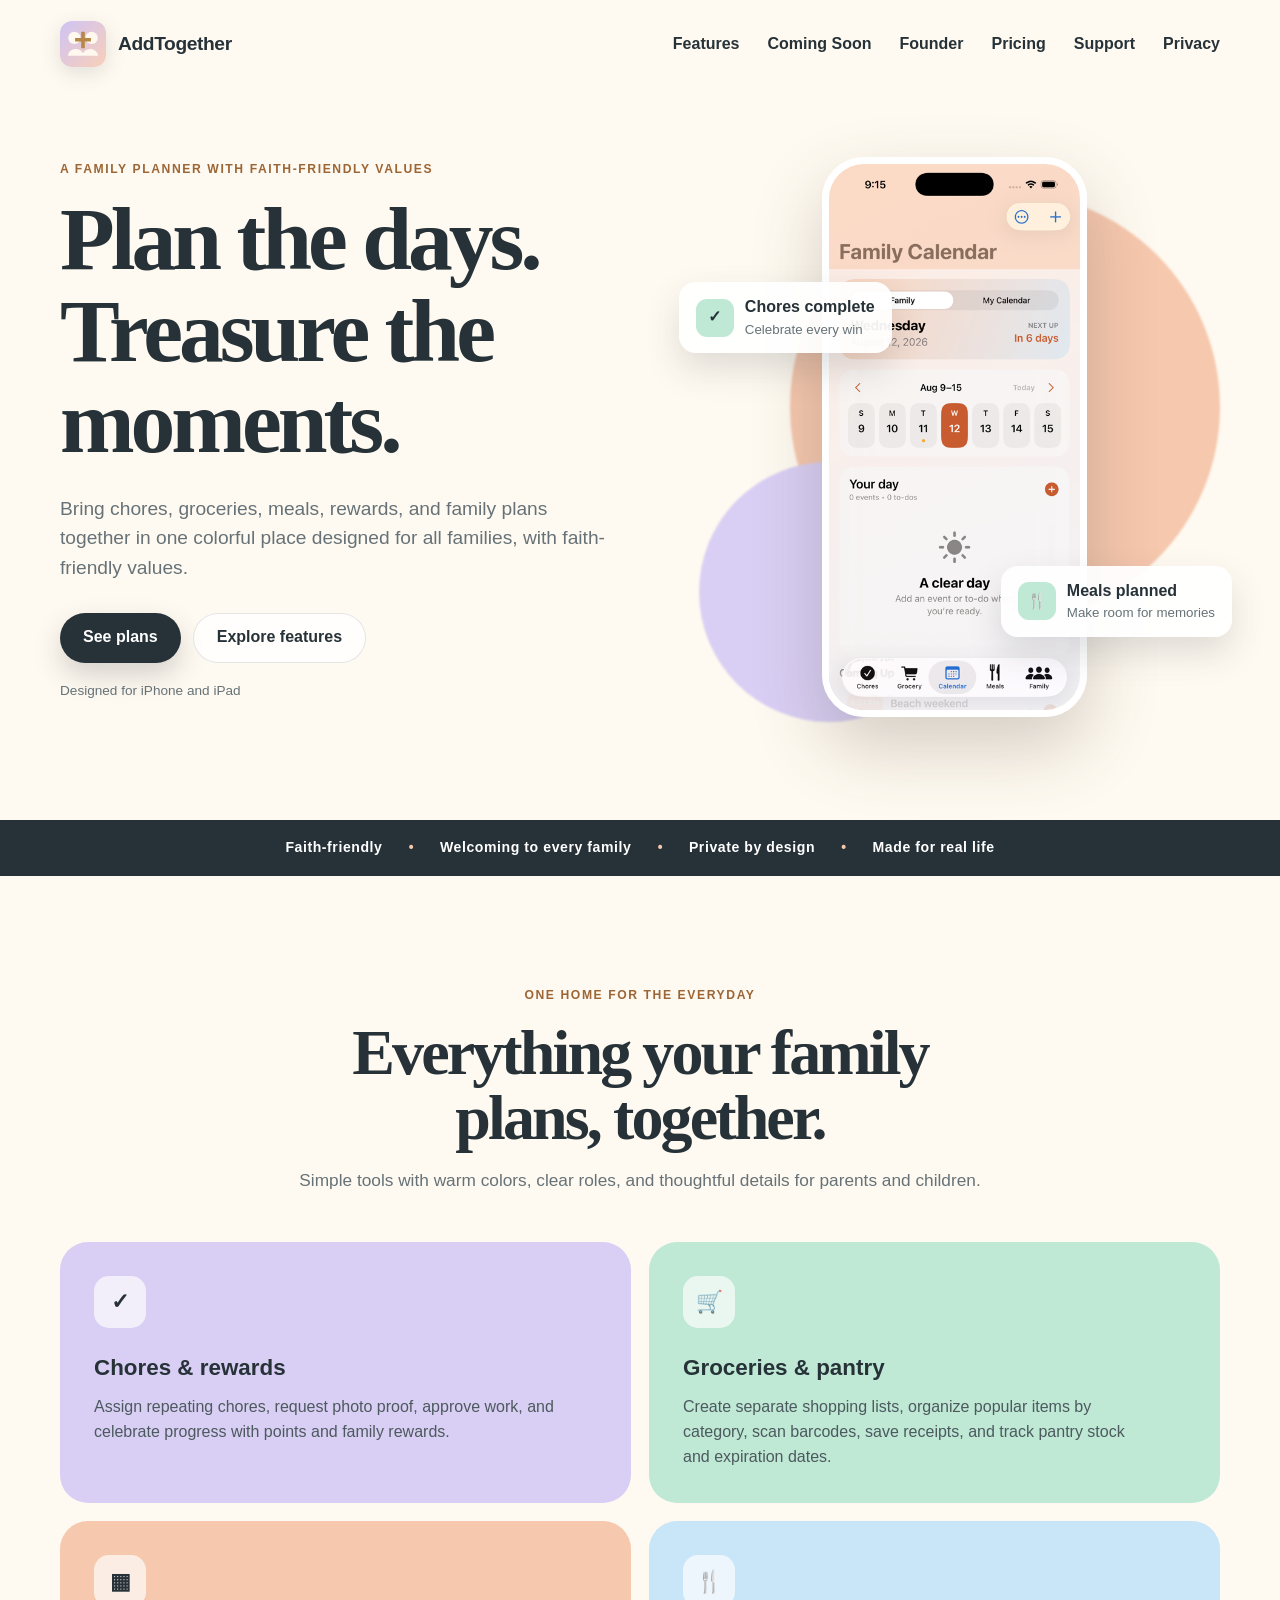
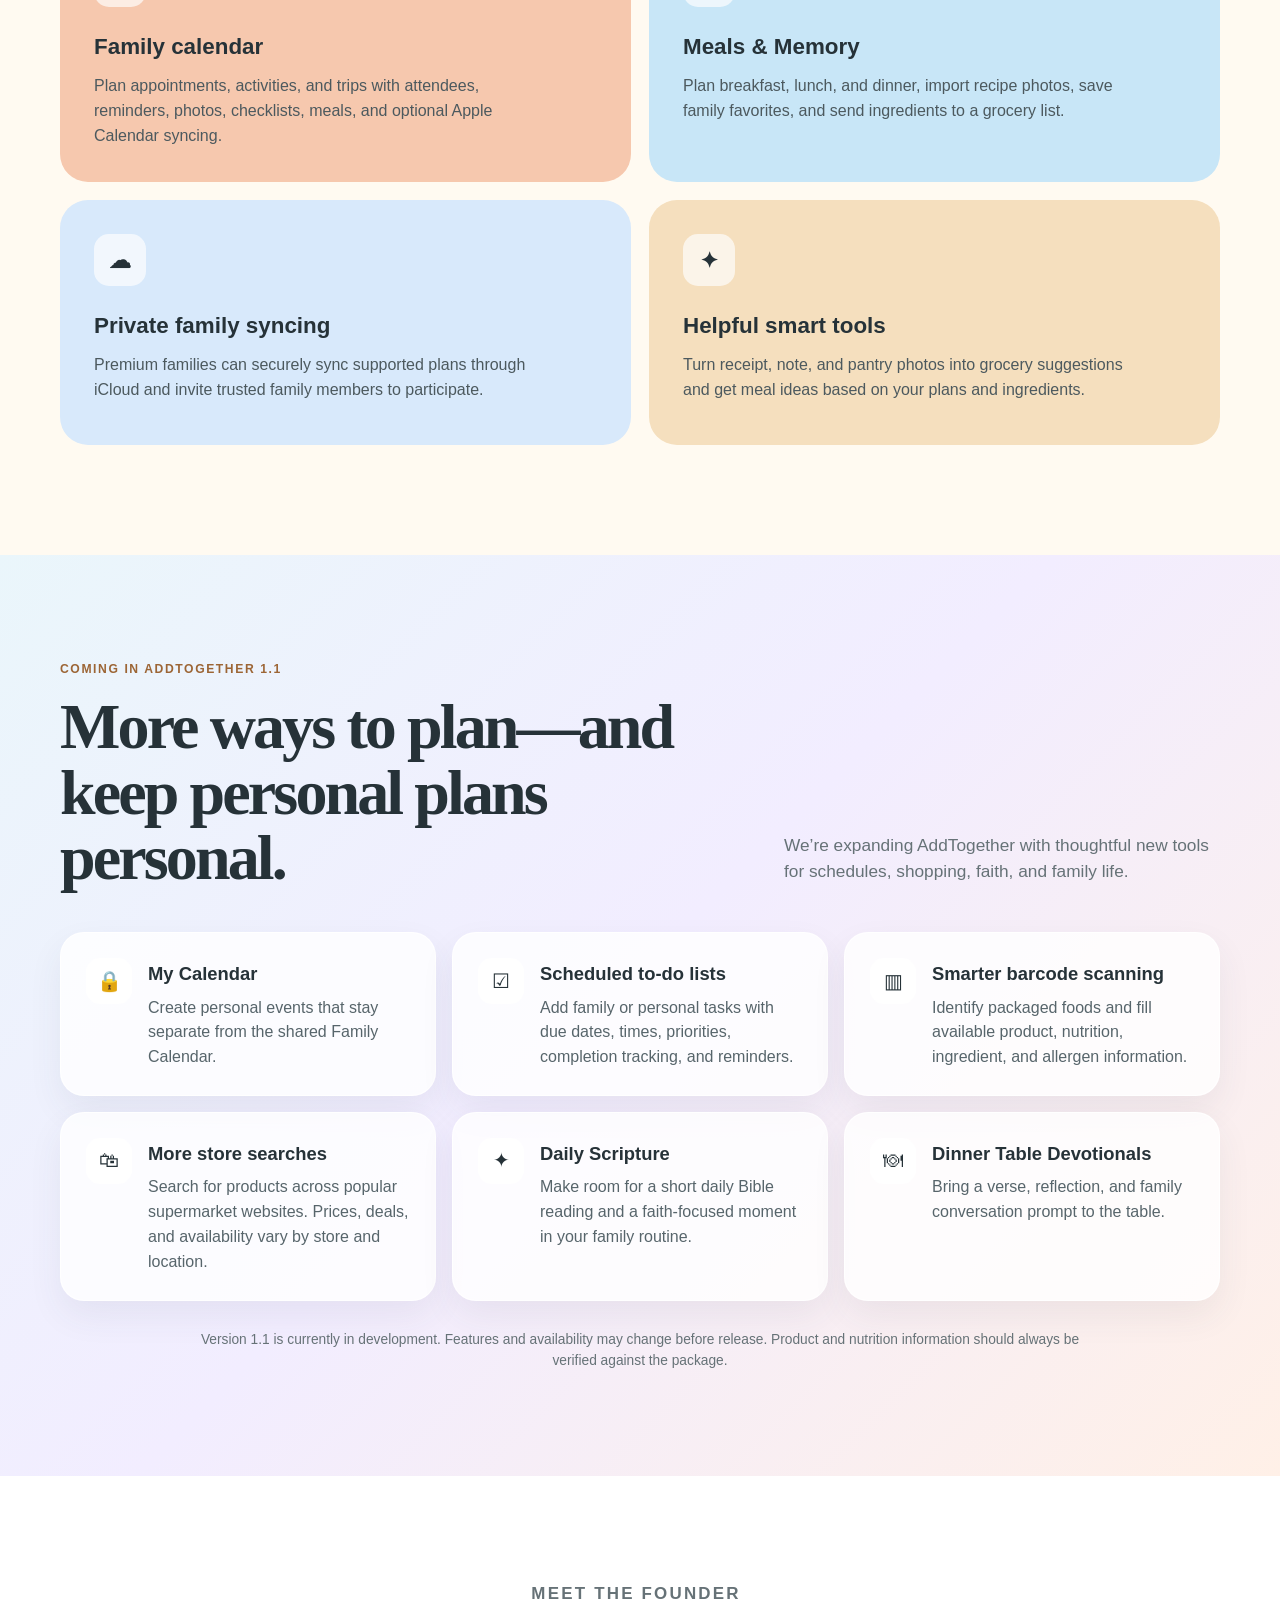
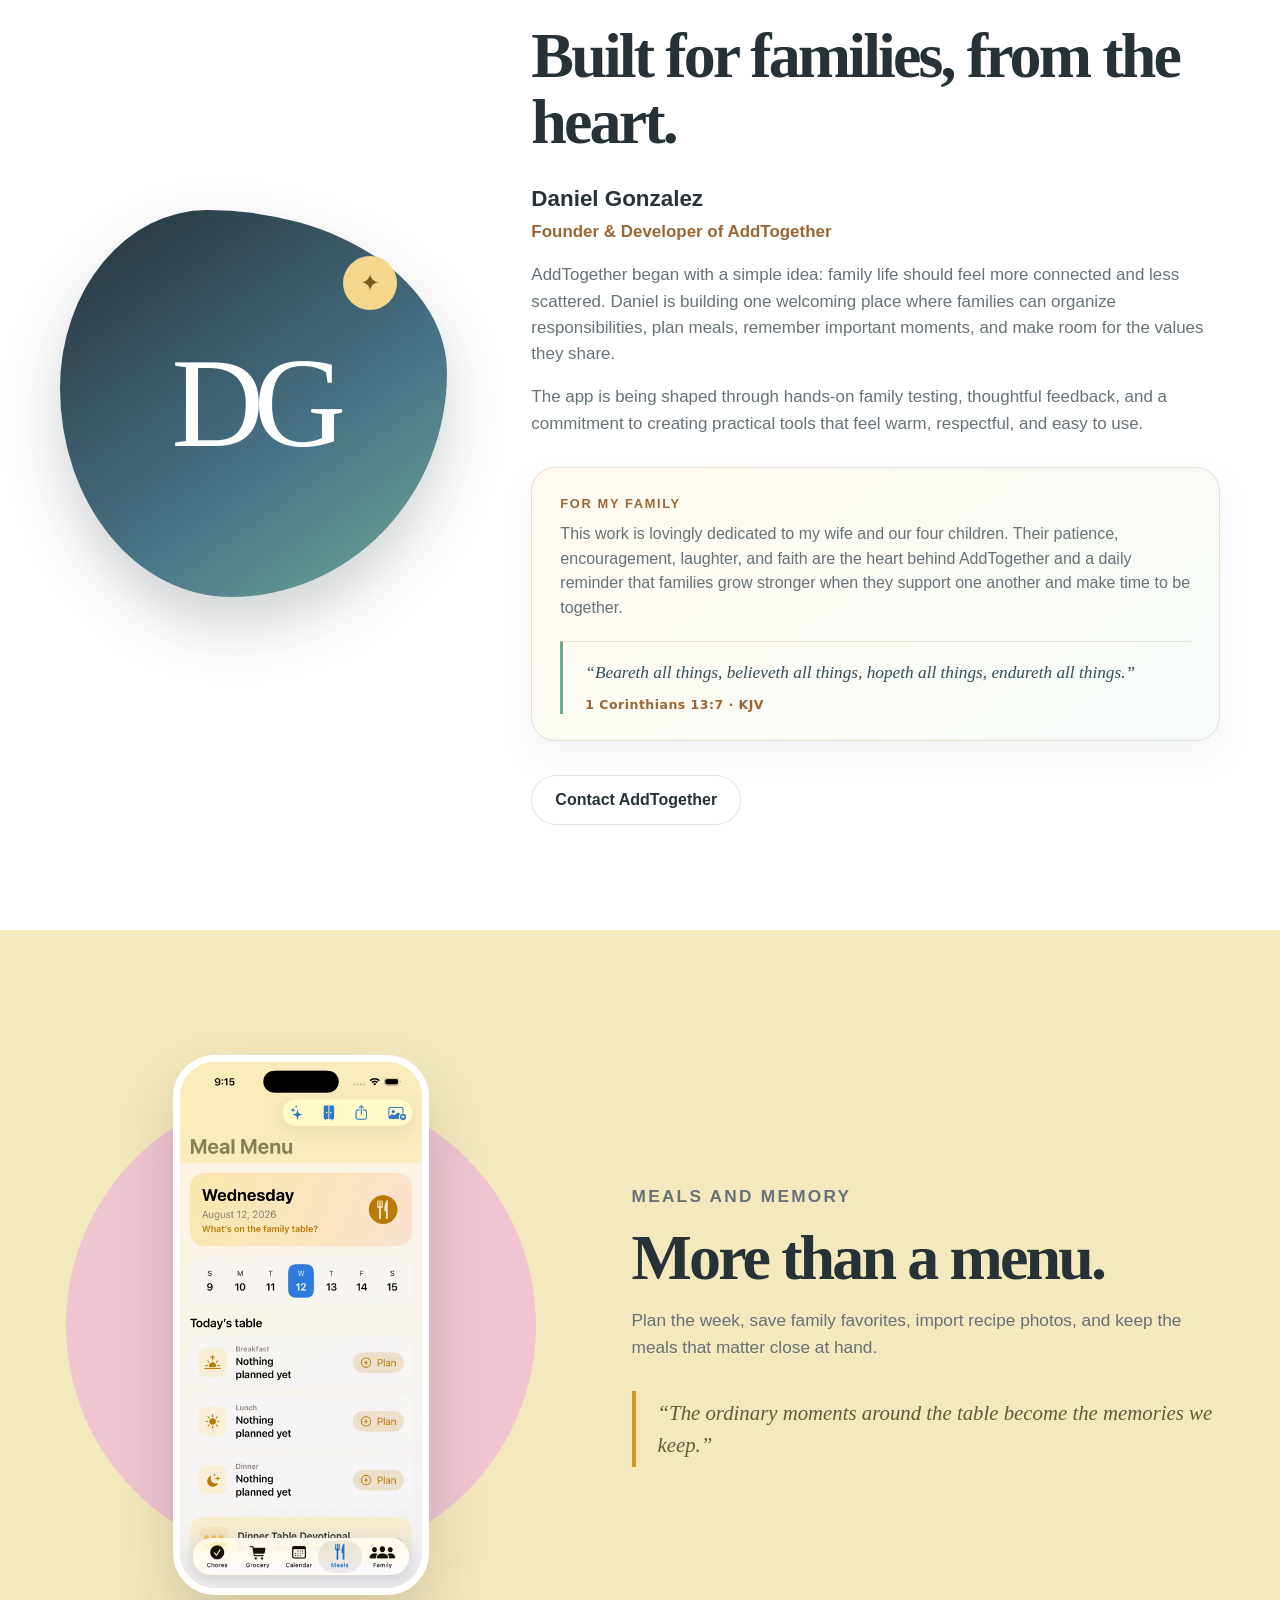
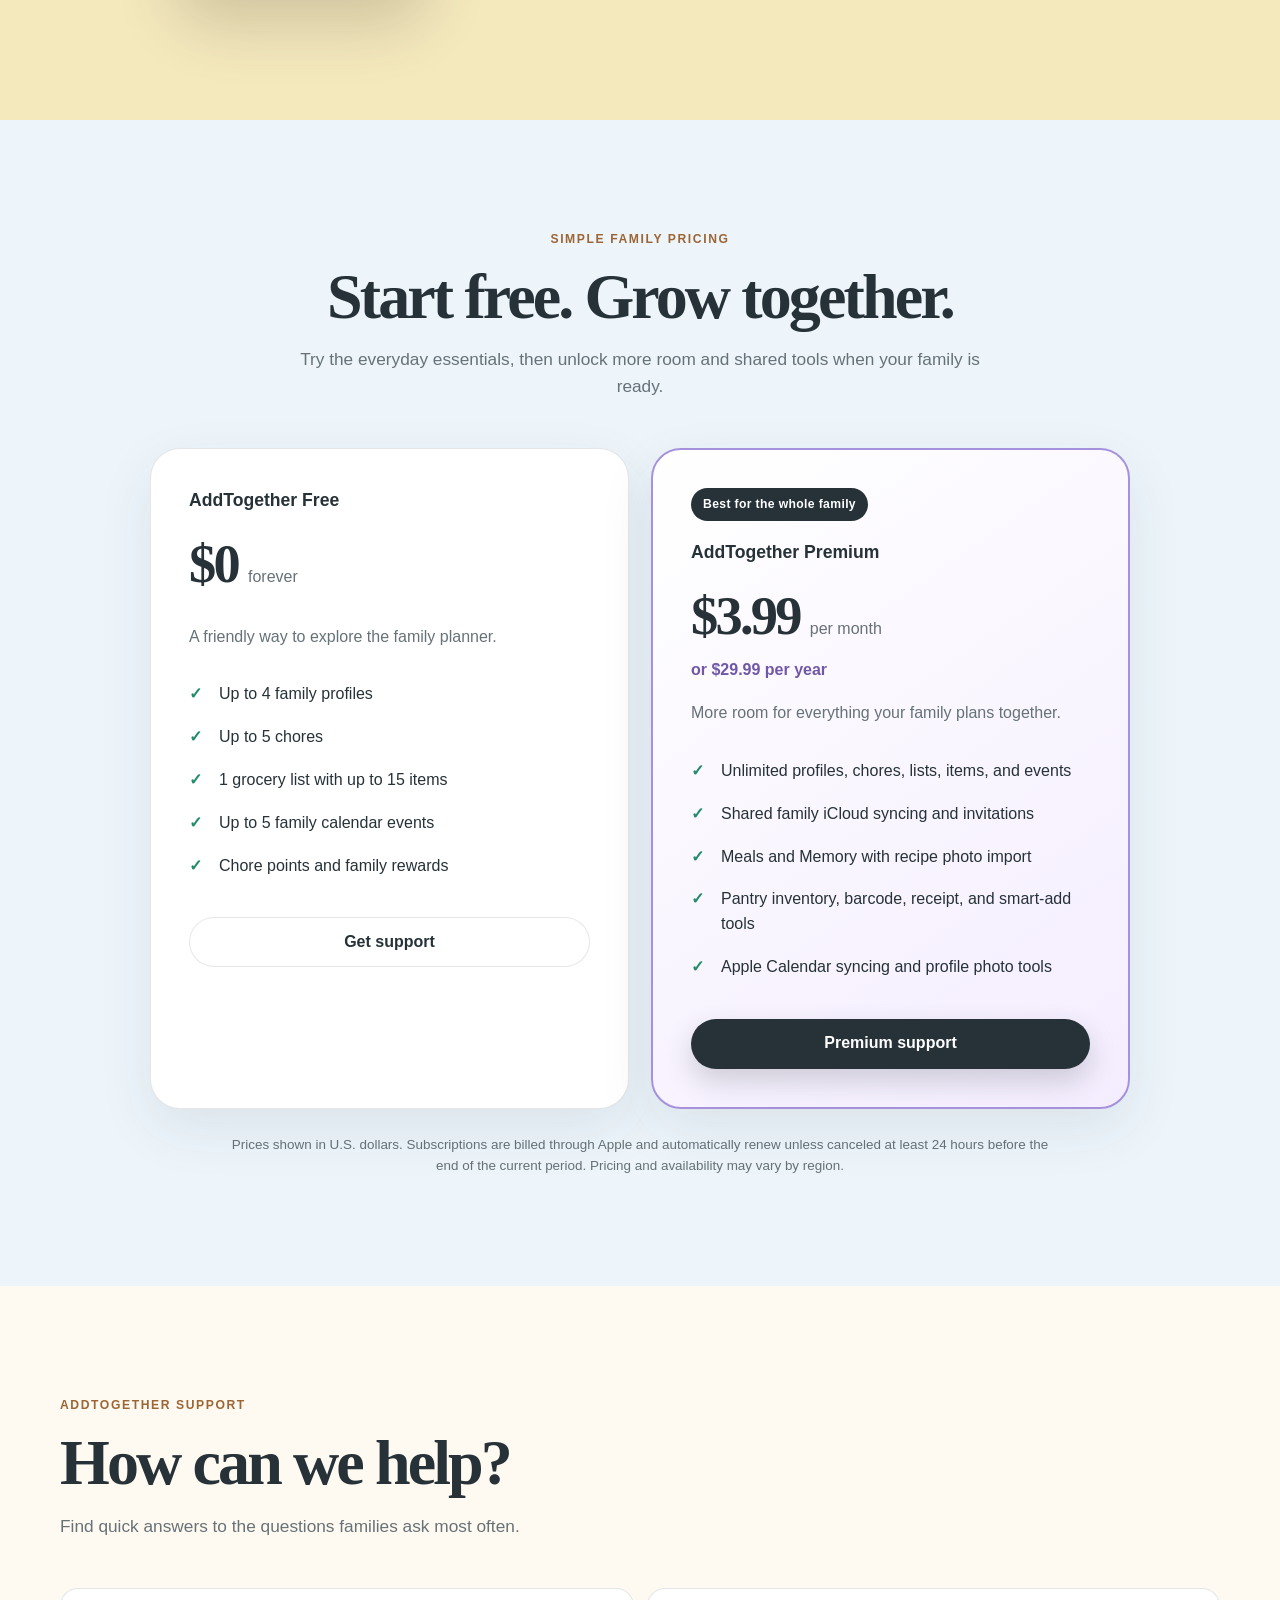
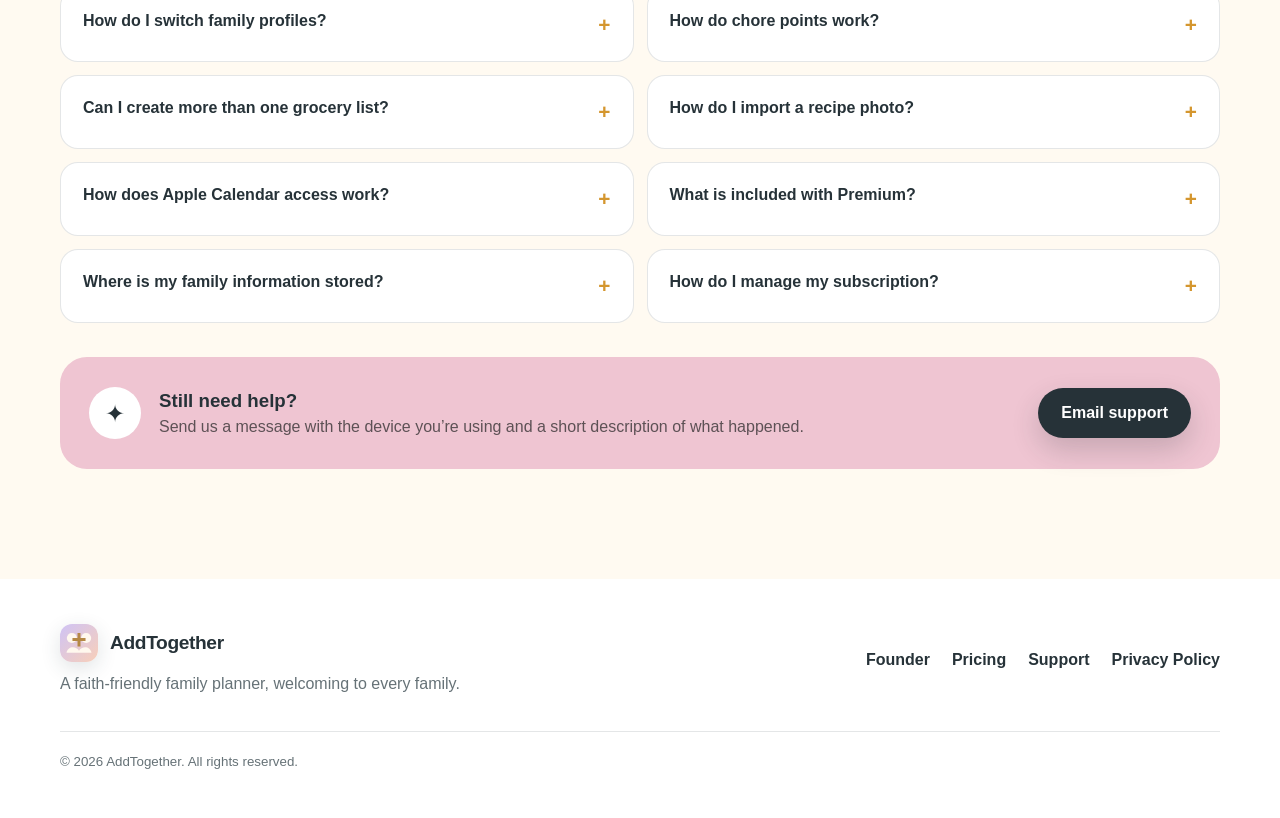
<file: index.html>
<!doctype html>
<html lang="en">
<head>
  <meta charset="utf-8">
  <meta name="viewport" content="width=device-width,initial-scale=1">
  <title>AddTogether | Family Planner for Everyday Life</title>
  <meta name="description" content="Explore AddTogether features, Free and Premium plans, family iCloud syncing, and support for the colorful family planner.">
  <meta property="og:title" content="AddTogether | Plan the days. Treasure the moments.">
  <meta property="og:description" content="Free family-planning essentials with optional Premium syncing, meals, pantry tools, photos, and more.">
  <meta property="og:image" content="https://digitaldanny76.github.io/addtogether-support/assets/app-icon.svg">
  <link rel="icon" href="assets/app-icon.svg">
  <link rel="stylesheet" href="styles.css">
  <link rel="stylesheet" href="pricing.css">
  <link rel="stylesheet" href="coming-soon.css">
  <link rel="stylesheet" href="founder.css">
</head>
<body>
<main>
  <nav class="nav shell"><a class="brand" href="#top"><img src="assets/app-icon.svg" alt=""><span>AddTogether</span></a><div class="navLinks"><a href="#features">Features</a><a href="#coming-soon">Coming Soon</a><a href="#founder">Founder</a><a href="#pricing">Pricing</a><a href="#support">Support</a><a href="privacy/">Privacy</a></div></nav>
  <section class="hero shell" id="top">
    <div class="heroCopy"><p class="eyebrow">A family planner with faith-friendly values</p><h1>Plan the days.<br>Treasure the moments.</h1><p class="lead">Bring chores, groceries, meals, rewards, and family plans together in one colorful place designed for all families, with faith-friendly values.</p><div class="heroActions"><a class="button primary" href="#pricing">See plans</a><a class="button secondary" href="#features">Explore features</a></div><p class="availability">Designed for iPhone and iPad</p></div>
    <div class="phoneStage"><div class="glow glowOne"></div><div class="glow glowTwo"></div><img class="phone" src="assets/calendar-screen-new.png" alt="AddTogether family and personal calendar on iPhone"><div class="floatingCard cardChore"><span>✓</span><div><strong>Chores complete</strong><small>Celebrate every win</small></div></div><div class="floatingCard cardMeal"><span>🍴</span><div><strong>Meals planned</strong><small>Make room for memories</small></div></div></div>
  </section>
  <section class="values"><div class="shell valuesInner"><span>Faith-friendly</span><i>•</i><span>Welcoming to every family</span><i>•</i><span>Private by design</span><i>•</i><span>Made for real life</span></div></section>
  <section class="section shell" id="features"><div class="sectionHeading"><p class="eyebrow">One home for the everyday</p><h2>Everything your family plans, together.</h2><p>Simple tools with warm colors, clear roles, and thoughtful details for parents and children.</p></div><div class="featureGrid">
    <article class="feature feature1"><span class="featureIcon">✓</span><h3>Chores &amp; rewards</h3><p>Assign repeating chores, request photo proof, approve work, and celebrate progress with points and family rewards.</p></article>
    <article class="feature feature2"><span class="featureIcon">🛒</span><h3>Groceries &amp; pantry</h3><p>Create separate shopping lists, organize popular items by category, scan barcodes, save receipts, and track pantry stock and expiration dates.</p></article>
    <article class="feature feature3"><span class="featureIcon">▦</span><h3>Family calendar</h3><p>Plan appointments, activities, and trips with attendees, reminders, photos, checklists, meals, and optional Apple Calendar syncing.</p></article>
    <article class="feature feature4"><span class="featureIcon">🍴</span><h3>Meals &amp; Memory</h3><p>Plan breakfast, lunch, and dinner, import recipe photos, save family favorites, and send ingredients to a grocery list.</p></article>
    <article class="feature feature5"><span class="featureIcon">☁</span><h3>Private family syncing</h3><p>Premium families can securely sync supported plans through iCloud and invite trusted family members to participate.</p></article>
    <article class="feature feature6"><span class="featureIcon">✦</span><h3>Helpful smart tools</h3><p>Turn receipt, note, and pantry photos into grocery suggestions and get meal ideas based on your plans and ingredients.</p></article>
  </div></section>
  <section class="comingSection" id="coming-soon"><div class="shell"><div class="comingIntro"><div><p class="eyebrow">Coming in AddTogether 1.1</p><h2>More ways to plan—and keep personal plans personal.</h2></div><p>We’re expanding AddTogether with thoughtful new tools for schedules, shopping, faith, and family life.</p></div><div class="comingGrid">
    <article class="comingCard"><span>🔒</span><div><h3>My Calendar</h3><p>Create personal events that stay separate from the shared Family Calendar.</p></div></article>
    <article class="comingCard"><span>☑</span><div><h3>Scheduled to-do lists</h3><p>Add family or personal tasks with due dates, times, priorities, completion tracking, and reminders.</p></div></article>
    <article class="comingCard"><span>▥</span><div><h3>Smarter barcode scanning</h3><p>Identify packaged foods and fill available product, nutrition, ingredient, and allergen information.</p></div></article>
    <article class="comingCard"><span>🛍</span><div><h3>More store searches</h3><p>Search for products across popular supermarket websites. Prices, deals, and availability vary by store and location.</p></div></article>
    <article class="comingCard"><span>✦</span><div><h3>Daily Scripture</h3><p>Make room for a short daily Bible reading and a faith-focused moment in your family routine.</p></div></article>
    <article class="comingCard"><span>🍽</span><div><h3>Dinner Table Devotionals</h3><p>Bring a verse, reflection, and family conversation prompt to the table.</p></div></article>
  </div><p class="comingNote">Version 1.1 is currently in development. Features and availability may change before release. Product and nutrition information should always be verified against the package.</p></div></section>
  <section class="founderSection" id="founder"><div class="shell founderGrid"><div class="founderPortrait" aria-hidden="true"><span>DG</span><i>✦</i></div><div class="founderCopy"><p class="eyebrow">Meet the founder</p><h2>Built for families, from the heart.</h2><h3>Daniel Gonzalez</h3><p class="founderRole">Founder &amp; Developer of AddTogether</p><p>AddTogether began with a simple idea: family life should feel more connected and less scattered. Daniel is building one welcoming place where families can organize responsibilities, plan meals, remember important moments, and make room for the values they share.</p><p>The app is being shaped through hands-on family testing, thoughtful feedback, and a commitment to creating practical tools that feel warm, respectful, and easy to use.</p><div class="familyDedication"><p class="dedicationLabel">For my family</p><p>This work is lovingly dedicated to my wife and our four children. Their patience, encouragement, laughter, and faith are the heart behind AddTogether and a daily reminder that families grow stronger when they support one another and make time to be together.</p><blockquote>“Beareth all things, believeth all things, hopeth all things, endureth all things.”<cite>1 Corinthians 13:7 · KJV</cite></blockquote></div><a class="button secondary" href="mailto:support.addtogether@gmail.com?subject=Hello%20AddTogether">Contact AddTogether</a></div></div></section>
  <section class="memorySection"><div class="shell memoryGrid"><div class="memoryImage"><img src="assets/meals-screen-new.png" alt="AddTogether redesigned daily meal planning screen"></div><div class="memoryCopy"><p class="eyebrow">Meals and Memory</p><h2>More than a menu.</h2><p>Plan the week, save family favorites, import recipe photos, and keep the meals that matter close at hand.</p><blockquote>“The ordinary moments around the table become the memories we keep.”</blockquote></div></div></section>
  <section class="pricingSection" id="pricing"><div class="shell"><div class="sectionHeading"><p class="eyebrow">Simple family pricing</p><h2>Start free. Grow together.</h2><p>Try the everyday essentials, then unlock more room and shared tools when your family is ready.</p></div><div class="pricingGrid">
    <article class="priceCard freePlan"><p class="planName">AddTogether Free</p><div class="price"><strong>$0</strong><span>forever</span></div><p class="planIntro">A friendly way to explore the family planner.</p><ul><li>Up to 4 family profiles</li><li>Up to 5 chores</li><li>1 grocery list with up to 15 items</li><li>Up to 5 family calendar events</li><li>Chore points and family rewards</li></ul><a class="button secondary" href="#support">Get support</a></article>
    <article class="priceCard premiumPlan"><span class="popularBadge">Best for the whole family</span><p class="planName">AddTogether Premium</p><div class="price"><strong>$3.99</strong><span>per month</span></div><p class="yearlyPrice">or $29.99 per year</p><p class="planIntro">More room for everything your family plans together.</p><ul><li>Unlimited profiles, chores, lists, items, and events</li><li>Shared family iCloud syncing and invitations</li><li>Meals and Memory with recipe photo import</li><li>Pantry inventory, barcode, receipt, and smart-add tools</li><li>Apple Calendar syncing and profile photo tools</li></ul><a class="button primary" href="#support">Premium support</a></article>
  </div><p class="pricingNote">Prices shown in U.S. dollars. Subscriptions are billed through Apple and automatically renew unless canceled at least 24 hours before the end of the current period. Pricing and availability may vary by region.</p></div></section>
  <section class="section support shell" id="support"><div class="sectionHeading left"><p class="eyebrow">AddTogether support</p><h2>How can we help?</h2><p>Find quick answers to the questions families ask most often.</p></div><div class="faqGrid">
    <details><summary>How do I switch family profiles?<span>+</span></summary><p>Open the Family tab and choose a profile under Viewing as. Profile switching is currently designed for household testing on one device.</p></details>
    <details><summary>How do chore points work?<span>+</span></summary><p>Children earn points after a chore is completed and, when required, approved by a parent. Points can be used to request rewards from the family catalog.</p></details>
    <details><summary>Can I create more than one grocery list?<span>+</span></summary><p>Yes. Use the folder-plus button on the Grocery screen to create separate lists for weekly groceries, celebrations, holidays, trips, or any occasion.</p></details>
    <details><summary>How do I import a recipe photo?<span>+</span></summary><p>Open Meals, tap the photo-plus button, choose a recipe photo, review the recognized details, and save it to Meals and Memory.</p></details>
    <details><summary>How does Apple Calendar access work?<span>+</span></summary><p>From Family Calendar, open the actions menu and select Apple Calendar Sync. You choose which calendars AddTogether may access.</p></details>
    <details><summary>What is included with Premium?<span>+</span></summary><p>Premium unlocks unlimited profiles, chores, grocery lists and items, and events, plus Meals and Memory, pantry tools, Apple Calendar syncing, smart suggestions, photo tools, and shared family iCloud syncing.</p></details>
    <details><summary>Where is my family information stored?<span>+</span></summary><p>Information begins on your device. If you enable Premium family syncing, supported family data is also stored in your Apple iCloud account and shared only with people you invite. Photos currently remain on the device where they were added.</p></details>
    <details><summary>How do I manage my subscription?<span>+</span></summary><p>Monthly and yearly Premium subscriptions are purchased through Apple. You can view, change, or cancel a subscription in your Apple Account subscription settings.</p></details>
  </div><div class="supportCard"><div><span class="supportCross">✦</span><div><h3>Still need help?</h3><p>Send us a message with the device you’re using and a short description of what happened.</p></div></div><a class="button primary" href="mailto:support.addtogether@gmail.com?subject=AddTogether%20Support">Email support</a></div></section>
  <footer><div class="shell footerInner"><div class="brand footerBrand"><img src="assets/app-icon.svg" alt=""><span>AddTogether</span></div><p>A faith-friendly family planner, welcoming to every family.</p><div><a href="#founder">Founder</a><a href="#pricing">Pricing</a><a href="#support">Support</a><a href="privacy/">Privacy Policy</a></div><small>© 2026 AddTogether. All rights reserved.</small></div></footer>
</main>
</body>
</html>
</file>
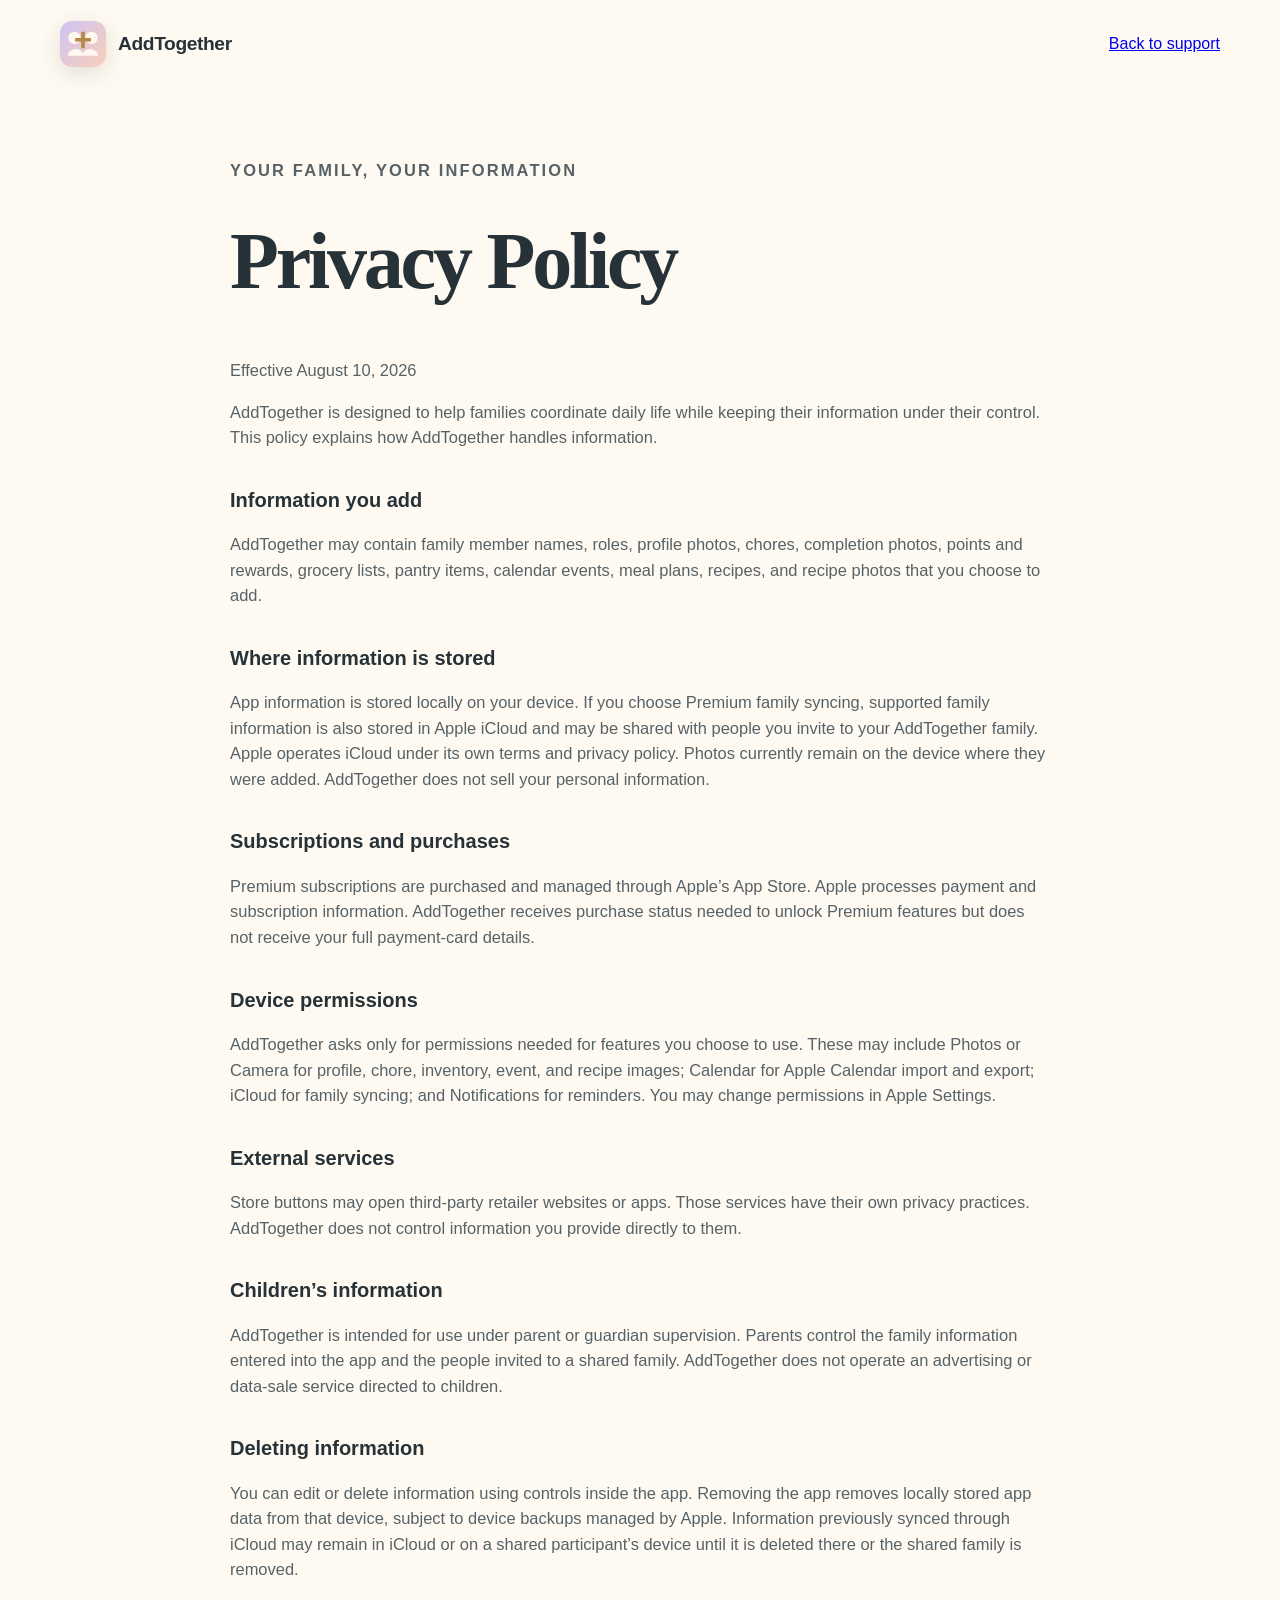
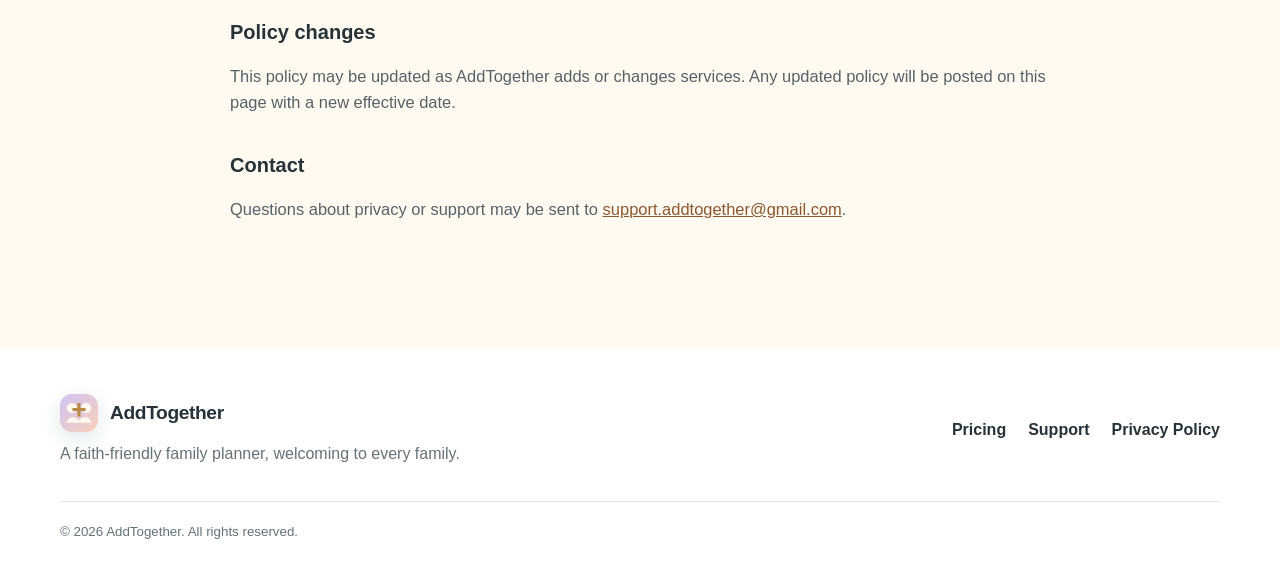
<file: privacy/index.html>
<!doctype html>
<html lang="en">
<head>
  <meta charset="utf-8">
  <meta name="viewport" content="width=device-width,initial-scale=1">
  <title>Privacy Policy | AddTogether</title>
  <link rel="icon" href="../assets/app-icon.svg">
  <link rel="stylesheet" href="../styles.css">
</head>
<body>
<main>
  <nav class="nav shell"><a class="brand" href="../"><img src="../assets/app-icon.svg" alt=""><span>AddTogether</span></a><a href="../">Back to support</a></nav>
  <article class="legal shell">
    <p class="eyebrow">Your family, your information</p>
    <h1>Privacy Policy</h1>
    <p class="updated">Effective August 10, 2026</p>
    <p>AddTogether is designed to help families coordinate daily life while keeping their information under their control. This policy explains how AddTogether handles information.</p>
    <h2>Information you add</h2><p>AddTogether may contain family member names, roles, profile photos, chores, completion photos, points and rewards, grocery lists, pantry items, calendar events, meal plans, recipes, and recipe photos that you choose to add.</p>
    <h2>Where information is stored</h2><p>App information is stored locally on your device. If you choose Premium family syncing, supported family information is also stored in Apple iCloud and may be shared with people you invite to your AddTogether family. Apple operates iCloud under its own terms and privacy policy. Photos currently remain on the device where they were added. AddTogether does not sell your personal information.</p>
    <h2>Subscriptions and purchases</h2><p>Premium subscriptions are purchased and managed through Apple’s App Store. Apple processes payment and subscription information. AddTogether receives purchase status needed to unlock Premium features but does not receive your full payment-card details.</p>
    <h2>Device permissions</h2><p>AddTogether asks only for permissions needed for features you choose to use. These may include Photos or Camera for profile, chore, inventory, event, and recipe images; Calendar for Apple Calendar import and export; iCloud for family syncing; and Notifications for reminders. You may change permissions in Apple Settings.</p>
    <h2>External services</h2><p>Store buttons may open third-party retailer websites or apps. Those services have their own privacy practices. AddTogether does not control information you provide directly to them.</p>
    <h2>Children’s information</h2><p>AddTogether is intended for use under parent or guardian supervision. Parents control the family information entered into the app and the people invited to a shared family. AddTogether does not operate an advertising or data-sale service directed to children.</p>
    <h2>Deleting information</h2><p>You can edit or delete information using controls inside the app. Removing the app removes locally stored app data from that device, subject to device backups managed by Apple. Information previously synced through iCloud may remain in iCloud or on a shared participant’s device until it is deleted there or the shared family is removed.</p>
    <h2>Policy changes</h2><p>This policy may be updated as AddTogether adds or changes services. Any updated policy will be posted on this page with a new effective date.</p>
    <h2>Contact</h2><p>Questions about privacy or support may be sent to <a href="mailto:support.addtogether@gmail.com">support.addtogether@gmail.com</a>.</p>
  </article>
  <footer><div class="shell footerInner"><div class="brand footerBrand"><img src="../assets/app-icon.svg" alt=""><span>AddTogether</span></div><p>A faith-friendly family planner, welcoming to every family.</p><div><a href="../#pricing">Pricing</a><a href="../#support">Support</a><a href="./">Privacy Policy</a></div><small>© 2026 AddTogether. All rights reserved.</small></div></footer>
</main>
</body>
</html>
</file>
<file: styles.css>
:root{--ink:#263238;--muted:#667277;--cream:#fffaf1;--peach:#f6c8ae;--mint:#bfe8d5;--sky:#c8e6f7;--lav:#d9cff4;--rose:#efc5d2;--gold:#d4962e;--white:#fff;--line:rgba(38,50,56,.12)}*{box-sizing:border-box}html{scroll-behavior:smooth}body{margin:0;background:var(--cream);color:var(--ink);font-family:-apple-system,BlinkMacSystemFont,"Segoe UI",sans-serif;line-height:1.55}.shell{width:min(1160px,calc(100% - 40px));margin-inline:auto}.nav{height:88px;display:flex;align-items:center;justify-content:space-between;position:relative;z-index:5}.brand{display:flex;align-items:center;gap:12px;color:var(--ink);text-decoration:none;font-size:1.2rem;font-weight:800;letter-spacing:-.02em}.brand img{width:46px;height:46px;border-radius:12px;box-shadow:0 6px 20px rgba(46,64,74,.14)}.navLinks{display:flex;align-items:center;gap:28px}.navLinks a,footer a{color:var(--ink);text-decoration:none;font-weight:650}.navLinks a:hover,footer a:hover{text-decoration:underline}.hero{min-height:690px;display:grid;grid-template-columns:1.02fr .98fr;align-items:center;gap:76px;padding:54px 0 88px}.eyebrow{text-transform:uppercase;letter-spacing:.13em;font-size:.76rem;font-weight:850;color:#9c6535;margin:0 0 15px}.hero h1,.sectionHeading h2,.memoryCopy h2{font-family:Georgia,"Times New Roman",serif;letter-spacing:-.045em;line-height:1.02;margin:0}.hero h1{font-size:clamp(3.4rem,7vw,6rem)}.lead{font-size:1.2rem;color:var(--muted);max-width:580px;margin:26px 0 30px}.heroActions{display:flex;gap:12px;flex-wrap:wrap}.button{display:inline-flex;justify-content:center;align-items:center;min-height:50px;padding:0 23px;border-radius:999px;text-decoration:none;font-weight:800}.primary{background:var(--ink);color:#fff;box-shadow:0 12px 28px rgba(38,50,56,.2)}.secondary{color:var(--ink);background:rgba(255,255,255,.74);border:1px solid var(--line)}.availability{font-size:.85rem;color:var(--muted);margin-top:17px}.phoneStage{height:590px;position:relative;display:grid;place-items:center}.phone{height:560px;width:auto;border-radius:42px;box-shadow:0 30px 70px rgba(69,62,56,.24);position:relative;z-index:2;border:7px solid #fff}.glow{position:absolute;border-radius:50%;filter:blur(1px)}.glowOne{width:430px;height:430px;background:var(--peach);top:50px;right:0}.glowTwo{width:260px;height:260px;background:var(--lav);bottom:10px;left:10px}.floatingCard{position:absolute;z-index:3;background:rgba(255,255,255,.94);padding:13px 17px;border-radius:17px;box-shadow:0 16px 35px rgba(38,50,56,.15);display:flex;align-items:center;gap:11px}.floatingCard>span{width:38px;height:38px;display:grid;place-items:center;border-radius:11px;background:var(--mint);font-weight:900}.floatingCard strong,.floatingCard small{display:block}.floatingCard small{color:var(--muted)}.cardChore{left:-10px;top:140px}.cardMeal{right:-12px;bottom:95px}.values{background:var(--ink);color:#fff;padding:17px 0}.valuesInner{display:flex;justify-content:center;gap:26px;flex-wrap:wrap;font-size:.88rem;font-weight:750;letter-spacing:.04em}.valuesInner i{color:var(--peach)}.section{padding:110px 0}.sectionHeading{text-align:center;max-width:720px;margin:0 auto 48px}.sectionHeading.left{text-align:left;margin-left:0}.sectionHeading h2,.memoryCopy h2{font-size:clamp(2.5rem,5vw,4.2rem)}.sectionHeading>p:last-child,.memoryCopy>p{color:var(--muted);font-size:1.08rem}.featureGrid{display:grid;grid-template-columns:repeat(2,1fr);gap:18px}.feature{padding:34px;border-radius:28px;min-height:245px}.feature1{background:var(--lav)}.feature2{background:var(--mint)}.feature3{background:var(--peach)}.feature4{background:var(--sky)}.featureIcon{width:52px;height:52px;display:grid;place-items:center;background:rgba(255,255,255,.67);border-radius:15px;font-size:1.35rem;font-weight:900}.feature h3{font-size:1.4rem;margin:23px 0 9px}.feature p{color:#4c595e;margin:0;max-width:460px}.memorySection{background:#f4e8bd;padding:100px 0;overflow:hidden}.memoryGrid{display:grid;grid-template-columns:.9fr 1.1fr;align-items:center;gap:90px}.memoryImage{height:590px;display:grid;place-items:center;position:relative}.memoryImage:before{content:"";position:absolute;width:470px;height:470px;border-radius:50%;background:var(--rose)}.memoryImage img{height:540px;width:auto;border-radius:42px;border:7px solid #fff;box-shadow:0 30px 60px rgba(70,58,47,.2);position:relative}.memoryCopy blockquote{font-family:Georgia,serif;font-size:1.3rem;font-style:italic;border-left:4px solid var(--gold);margin:30px 0 0;padding:6px 0 6px 22px;color:#6c563a}.faqGrid{display:grid;grid-template-columns:1fr 1fr;gap:13px}.faqGrid details{background:#fff;border:1px solid var(--line);border-radius:18px;padding:0 22px}.faqGrid summary{list-style:none;cursor:pointer;font-weight:800;padding:20px 0;display:flex;justify-content:space-between;gap:20px}.faqGrid summary::-webkit-details-marker{display:none}.faqGrid summary span{color:var(--gold);font-size:1.3rem}.faqGrid details p{color:var(--muted);margin:0;padding:0 0 22px}.supportCard{margin-top:34px;background:var(--rose);border-radius:27px;padding:29px;display:flex;justify-content:space-between;align-items:center;gap:30px}.supportCard>div{display:flex;align-items:center;gap:18px}.supportCard h3,.supportCard p{margin:0}.supportCard p{color:#5d5155}.supportCross{width:52px;height:52px;display:grid;place-items:center;border-radius:50%;background:#fff;font-size:1.5rem}footer{background:#fff;padding:45px 0}.footerInner{display:grid;grid-template-columns:1fr auto;align-items:center;gap:10px 30px}.footerInner>p{grid-column:1;color:var(--muted);margin:0}.footerInner>div:nth-of-type(2){grid-column:2;grid-row:1/3;display:flex;gap:22px}.footerInner small{grid-column:1/3;margin-top:24px;padding-top:20px;border-top:1px solid var(--line);color:var(--muted)}.footerBrand img{width:38px;height:38px}.legalPage{min-height:100vh;background:#fffaf1}.legal{max-width:820px;padding:70px 0 110px}.legal h1{font-family:Georgia,serif;font-size:clamp(3rem,7vw,5rem);letter-spacing:-.04em;margin:0 0 35px}.legal h2{font-size:1.25rem;margin:34px 0 8px}.legal p{color:#566267;font-size:1.03rem}.legal a:not(.button){color:#8c572d}.legal .button{margin-top:28px}@media(max-width:820px){.navLinks a:first-child{display:none}.hero{grid-template-columns:1fr;text-align:center;padding-top:30px;gap:25px}.lead{margin-inline:auto}.heroActions{justify-content:center}.phoneStage{height:590px}.cardChore{left:0}.cardMeal{right:0}.featureGrid,.memoryGrid,.faqGrid{grid-template-columns:1fr}.memoryGrid{gap:35px}.memoryCopy{text-align:center}.memoryCopy blockquote{text-align:left}.supportCard{align-items:stretch;flex-direction:column}.footerInner{grid-template-columns:1fr;text-align:center}.footerInner>*{grid-column:1!important}.footerInner>div:nth-of-type(2){grid-row:auto;justify-content:center}.footerBrand{justify-content:center}}@media(max-width:520px){.shell{width:min(100% - 26px,1160px)}.nav{height:74px}.navLinks{gap:14px}.navLinks a{font-size:.86rem}.brand{font-size:1.05rem}.brand img{width:40px;height:40px}.hero{min-height:auto;padding-bottom:65px}.hero h1{font-size:3.35rem}.lead{font-size:1.06rem}.phoneStage{height:520px}.phone{height:490px;border-radius:35px}.floatingCard{font-size:.8rem}.floatingCard small{font-size:.68rem}.cardChore{top:120px}.cardMeal{bottom:50px}.valuesInner{gap:10px 16px}.section{padding:76px 0}.featureGrid{gap:13px}.feature{padding:26px;min-height:auto}.memorySection{padding:75px 0}.memoryImage{height:520px}.memoryImage:before{width:340px;height:340px}.memoryImage img{height:490px}.supportCard{padding:23px}.footerInner>div:nth-of-type(2){flex-direction:column;gap:8px}}
</file>
<file: pricing.css>
.feature5 { background: #d8e9fb; }
.feature6 { background: #f5dfbe; }
.pricingSection { padding: 110px 0; background: #edf5fb; }
.pricingGrid { display: grid; grid-template-columns: repeat(2, 1fr); gap: 22px; max-width: 980px; margin: 0 auto; }
.priceCard { position: relative; padding: 38px; border-radius: 30px; background: #fff; border: 1px solid var(--line); box-shadow: 0 20px 55px rgba(38,50,56,.09); }
.premiumPlan { background: linear-gradient(145deg,#fff 0%,#f4edff 100%); border: 2px solid #a692dc; }
.popularBadge { display: inline-flex; padding: 7px 12px; border-radius: 999px; background: var(--ink); color: #fff; font-size: .76rem; font-weight: 850; letter-spacing: .03em; margin-bottom: 18px; }
.planName { font-size: 1.1rem; font-weight: 850; margin: 0 0 8px; }
.price { display: flex; align-items: baseline; gap: 10px; }
.price strong { font-family: Georgia,serif; font-size: 3.4rem; letter-spacing: -.05em; }
.price span,.planIntro,.pricingNote { color: var(--muted); }
.yearlyPrice { color: #7057a8; font-weight: 800; margin: 0; }
.planIntro { margin: 18px 0; }
.priceCard ul { padding: 0; margin: 24px 0 30px; list-style: none; }
.priceCard li { position: relative; padding: 9px 0 9px 30px; }
.priceCard li:before { content: "✓"; position: absolute; left: 0; color: #228b69; font-weight: 900; }
.priceCard .button { width: 100%; }
.pricingNote { max-width: 830px; margin: 26px auto 0; text-align: center; font-size: .84rem; }
@media(max-width:820px){.pricingGrid{grid-template-columns:1fr}}
@media(max-width:520px){.pricingSection{padding:76px 0}.priceCard{padding:28px 24px}}
</file>
<file: coming-soon.css>
.comingSection {
  padding: 105px 0;
  background: linear-gradient(135deg, #eaf6fb 0%, #f2edff 48%, #fff0e7 100%);
}

.comingIntro {
  display: grid;
  grid-template-columns: 1.2fr .8fr;
  align-items: end;
  gap: 70px;
  margin-bottom: 42px;
}

.comingIntro h2 {
  font-family: Georgia, "Times New Roman", serif;
  font-size: clamp(2.5rem, 5vw, 4.2rem);
  letter-spacing: -.045em;
  line-height: 1.02;
  margin: 0;
}

.comingIntro > p {
  color: var(--muted);
  font-size: 1.08rem;
  margin: 0 0 5px;
}

.comingGrid {
  display: grid;
  grid-template-columns: repeat(3, 1fr);
  gap: 16px;
}

.comingCard {
  background: rgba(255, 255, 255, .8);
  border: 1px solid rgba(255, 255, 255, .9);
  border-radius: 24px;
  padding: 25px;
  display: flex;
  gap: 16px;
  box-shadow: 0 15px 35px rgba(61, 75, 82, .07);
}

.comingCard > span {
  width: 46px;
  height: 46px;
  display: grid;
  place-items: center;
  flex: 0 0 auto;
  background: var(--white);
  border-radius: 14px;
  font-size: 1.25rem;
}

.comingCard h3 { font-size: 1.15rem; margin: 2px 0 7px; }
.comingCard p { color: #57656b; margin: 0; }
.comingNote { max-width: 880px; margin: 28px auto 0; text-align: center; color: var(--muted); font-size: .86rem; }

@media (max-width: 820px) {
  .comingIntro { grid-template-columns: 1fr; gap: 18px; text-align: center; }
  .comingGrid { grid-template-columns: repeat(2, 1fr); }
}

@media (max-width: 560px) {
  .comingSection { padding: 76px 0; }
  .comingGrid { grid-template-columns: 1fr; }
}
</file>
<file: founder.css>
.founderSection {
  padding: 105px 0;
  background: #fff;
}

.founderGrid {
  display: grid;
  grid-template-columns: .72fr 1.28fr;
  align-items: center;
  gap: 84px;
}

.founderPortrait {
  aspect-ratio: 1;
  max-width: 390px;
  width: 100%;
  justify-self: center;
  display: grid;
  place-items: center;
  position: relative;
  border-radius: 38% 62% 56% 44% / 46% 42% 58% 54%;
  color: #fff;
  background: linear-gradient(145deg, #263238, #477286 60%, #70a996);
  box-shadow: 0 28px 60px rgba(38, 50, 56, .22);
}

.founderPortrait span {
  font-family: Georgia, "Times New Roman", serif;
  font-size: clamp(4rem, 10vw, 8rem);
  letter-spacing: -.08em;
}

.founderPortrait i {
  position: absolute;
  right: 13%;
  top: 12%;
  width: 54px;
  height: 54px;
  display: grid;
  place-items: center;
  border-radius: 50%;
  background: #f4d68d;
  color: #795b20;
  font-style: normal;
  font-size: 1.5rem;
}

.founderCopy { max-width: 690px; }
.founderCopy h2 { font-family: Georgia, "Times New Roman", serif; font-size: clamp(2.5rem, 5vw, 4.2rem); line-height: 1.03; letter-spacing: -.045em; margin: 0 0 28px; }
.founderCopy h3 { font-size: 1.4rem; margin: 0; }
.founderRole { color: #9c6535 !important; font-weight: 750; margin-top: 2px !important; }
.founderCopy > p { color: var(--muted); font-size: 1.06rem; }
.founderCopy .button { margin-top: 12px; }

.familyDedication {
  margin: 30px 0 22px;
  padding: 26px 28px;
  border: 1px solid rgba(156, 101, 53, .18);
  border-radius: 24px;
  background: linear-gradient(145deg, #fffaf0, #f5fbf8);
  box-shadow: 0 16px 34px rgba(71, 114, 134, .08);
}

.familyDedication .dedicationLabel {
  margin: 0 0 8px;
  color: #9c6535;
  font-size: .8rem;
  font-weight: 850;
  letter-spacing: .13em;
  text-transform: uppercase;
}

.familyDedication > p:not(.dedicationLabel) {
  margin: 0;
  color: var(--muted);
  font-size: 1rem;
}

.familyDedication blockquote {
  margin: 20px 0 0;
  padding: 18px 0 0 22px;
  border-top: 1px solid rgba(156, 101, 53, .16);
  border-left: 3px solid #70a996;
  color: #344d59;
  font-family: Georgia, "Times New Roman", serif;
  font-size: 1.08rem;
  font-style: italic;
  line-height: 1.55;
}

.familyDedication cite {
  display: block;
  margin-top: 8px;
  color: #9c6535;
  font-family: system-ui, -apple-system, BlinkMacSystemFont, "Segoe UI", sans-serif;
  font-size: .78rem;
  font-style: normal;
  font-weight: 750;
  letter-spacing: .04em;
}

@media (max-width: 820px) {
  .founderGrid { grid-template-columns: 1fr; gap: 45px; text-align: center; }
  .founderPortrait { max-width: 300px; }
  .founderCopy { margin-inline: auto; }
}

@media (max-width: 520px) {
  .founderSection { padding: 76px 0; }
  .founderPortrait { max-width: 235px; }
  .familyDedication { padding: 22px 20px; text-align: left; }
}
</file>
